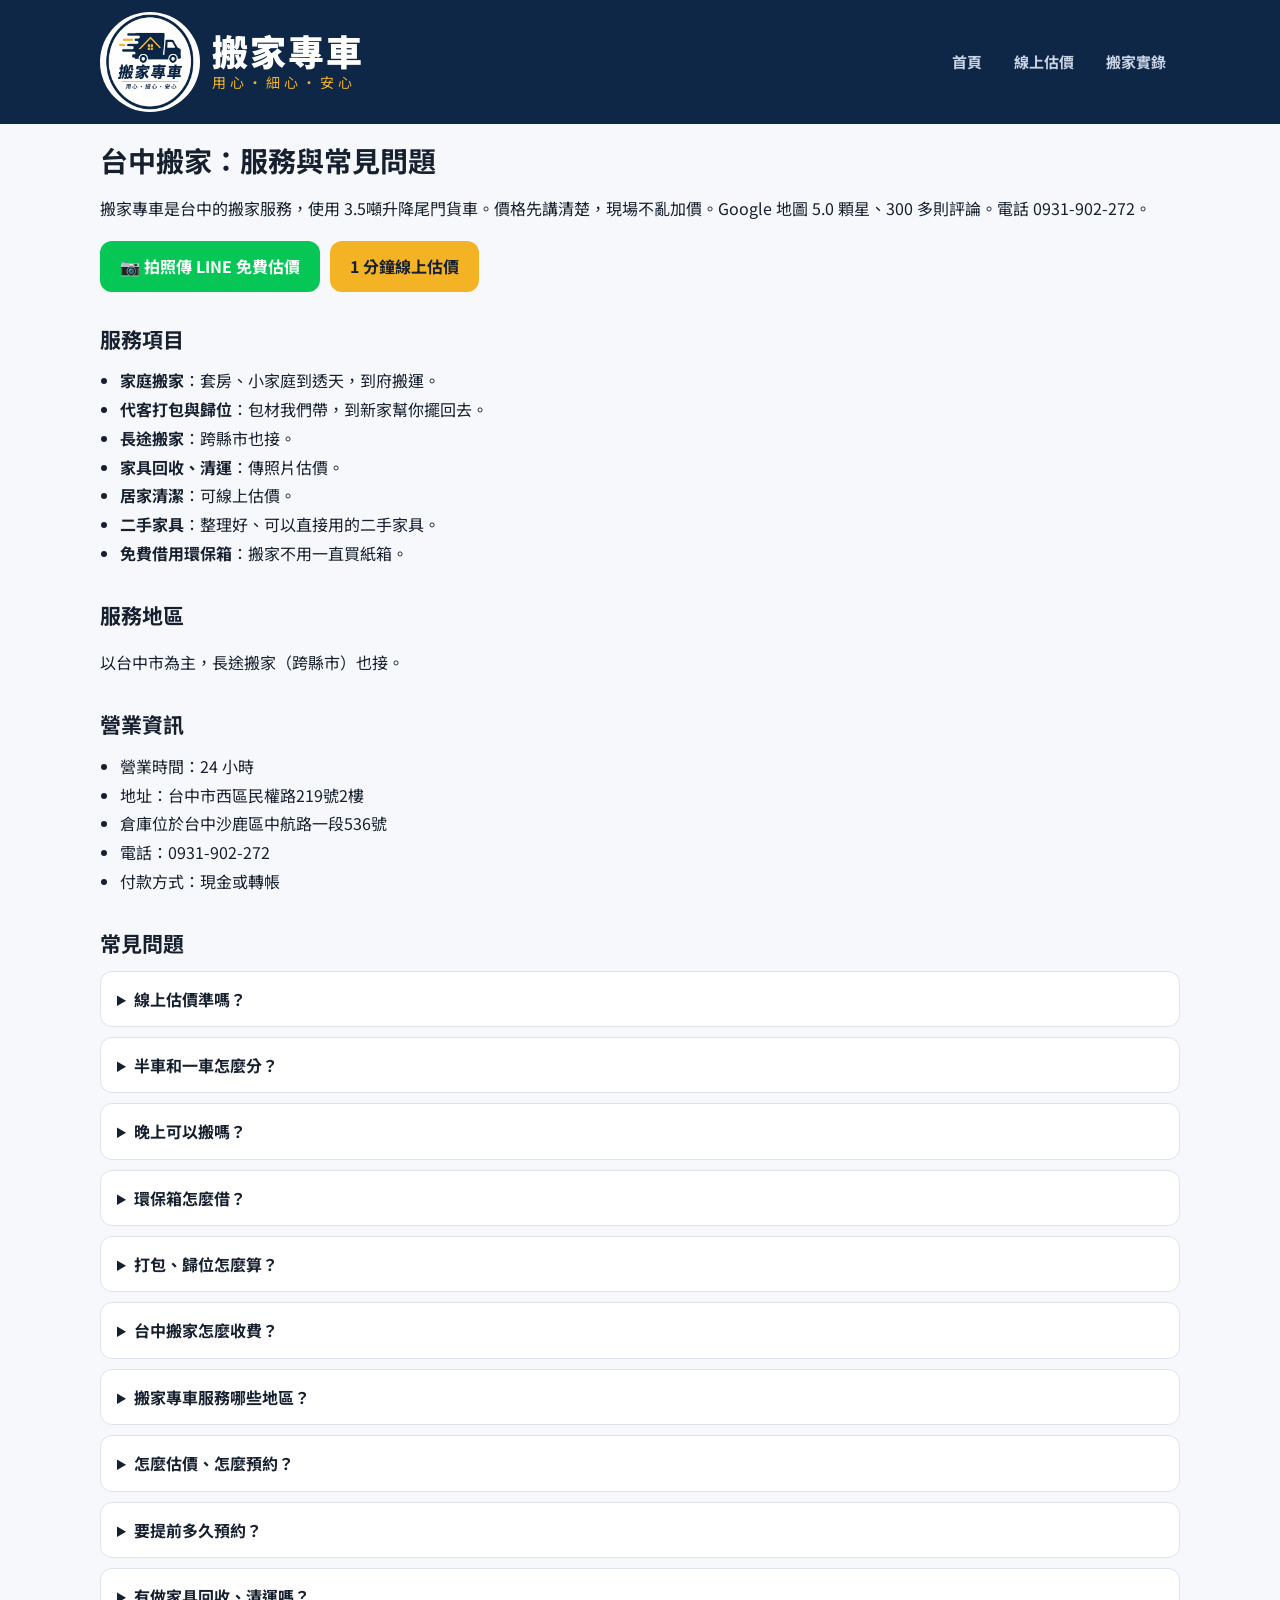
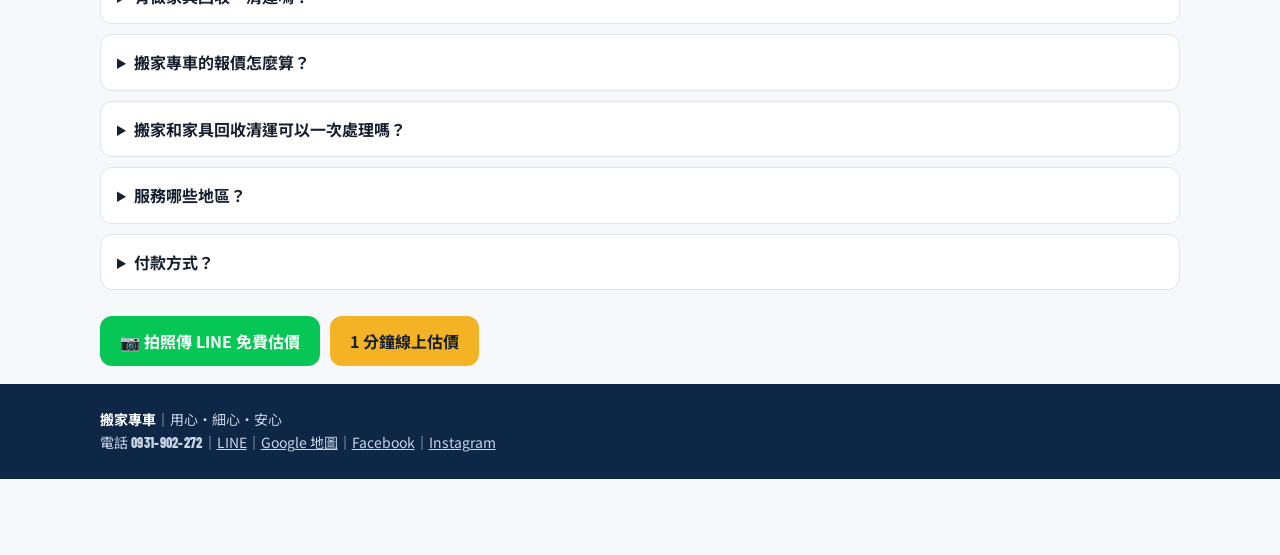
<file: moving/faq.html>
<!DOCTYPE html>
<html lang="zh-Hant-TW">
<head>
<meta charset="utf-8">
<meta name="viewport" content="width=device-width, initial-scale=1, viewport-fit=cover">
<title>台中搬家服務與常見問題｜搬家專車</title>
<meta name="description" content="搬家專車的服務項目、營業資訊與常見問題：台中搬家、代客打包歸位、長途搬家、家具回收清運。拍照傳 LINE 免費估價。">
<link rel="canonical" href="https://kk3414966-cmd.github.io/business-sites/moving/faq.html">
<meta property="og:type" content="website">
<meta property="og:locale" content="zh_TW">
<meta property="og:site_name" content="搬家專車">
<meta property="og:title" content="台中搬家服務與常見問題｜搬家專車">
<meta property="og:url" content="https://kk3414966-cmd.github.io/business-sites/moving/faq.html">
<meta property="og:image" content="https://kk3414966-cmd.github.io/business-sites/moving/uploads/20261103-hn2i62.jpg">
<script type="application/ld+json">{"@context": "https://schema.org", "@type": "MovingCompany", "name": "搬家專車", "alternateName": "搬家專車-你搬家的好朋友", "url": "https://kk3414966-cmd.github.io/business-sites/moving/", "logo": "https://kk3414966-cmd.github.io/business-sites/moving/images/logo.png", "telephone": "+886-931-902-272", "address": {"@type": "PostalAddress", "streetAddress": "民權路219號2樓", "addressLocality": "西區", "addressRegion": "台中市", "addressCountry": "TW"}, "openingHoursSpecification": {"@type": "OpeningHoursSpecification", "dayOfWeek": ["Monday", "Tuesday", "Wednesday", "Thursday", "Friday", "Saturday", "Sunday"], "opens": "00:00", "closes": "23:59"}, "areaServed": {"@type": "City", "name": "台中市"}, "sameAs": ["https://www.facebook.com/tcmovingcar", "https://www.instagram.com/ban.jia1997/", "https://maps.app.goo.gl/47276easgVTWjBdv8"]}</script>
<link rel="icon" href="images/logo.png">
<link rel="stylesheet" href="https://fonts.googleapis.com/css2?family=Noto+Sans+TC:wght@400;500;700;900&family=Barlow+Condensed:wght@600;800&display=swap">
<link rel="stylesheet" href="style.css?v=20261109t">
<style>
.pg h1{font-size:28px;line-height:1.3;margin:18px 0 6px}
.pg h2{font-size:21px;margin:30px 0 10px}
.pg p,.pg li{line-height:1.8}
.pg ul{padding-left:20px;margin:8px 0}
.ptable{width:100%;border-collapse:collapse;background:var(--white);border:1px solid var(--line);border-radius:12px;overflow:hidden}
.ptable th,.ptable td{padding:12px 14px;border-bottom:1px solid var(--line);text-align:left;vertical-align:top;font-size:15px}
.ptable th{width:34%;background:var(--yellow-soft);font-weight:700}
.cta{display:flex;gap:10px;flex-wrap:wrap;margin:18px 0}
</style>
</head>
<body>
<header class="top pad"><div class="in">
  <a class="logo" href="index.html"><img src="images/logo.png" alt="搬家專車 LOGO" width="88" height="88"><div><b>搬家專車</b><small>用心・細心・安心</small></div></a>
  <nav class="tabs" aria-label="頁面"><a href="index.html#home">首頁</a><a href="index.html#quote">線上估價</a><a href="index.html#gallery">搬家實錄</a></nav>
</div></header>
<main class="pad pg"><div class="in">
  <h1>台中搬家：服務與常見問題</h1>
  <p>搬家專車是台中的搬家服務，使用 3.5噸升降尾門貨車。價格先講清楚，現場不亂加價。Google 地圖 5.0 顆星、300 多則評論。電話 0931-902-272。</p>
  <div class="cta"><a class="btn btn-line" href="https://line.me/ti/p/MuLcAJz9iR" target="_blank" rel="noopener">📷 拍照傳 LINE 免費估價</a><a class="btn btn-y" href="index.html#quote">1 分鐘線上估價</a></div>

  <h2>服務項目</h2>
  <ul>
    <li><b>家庭搬家</b>：套房、小家庭到透天，到府搬運。</li>
    <li><b>代客打包與歸位</b>：包材我們帶，到新家幫你擺回去。</li>
    <li><b>長途搬家</b>：跨縣市也接。</li>
    <li><b>家具回收、清運</b>：傳照片估價。</li>
    <li><b>居家清潔</b>：可線上估價。</li>
    <li><b>二手家具</b>：整理好、可以直接用的二手家具。</li>
    <li><b>免費借用環保箱</b>：搬家不用一直買紙箱。</li>
  </ul>

  <h2>服務地區</h2>
  <p>以台中市為主，長途搬家（跨縣市）也接。</p>

  <h2>營業資訊</h2>
  <ul>
    <li>營業時間：24 小時</li>
    <li>地址：台中市西區民權路219號2樓</li>
    <li>倉庫位於台中沙鹿區中航路一段536號</li>
    <li>電話：0931-902-272</li>
    <li>付款方式：現金或轉帳</li>
  </ul>

  <h2>常見問題</h2>
  <details><summary>線上估價準嗎？</summary><p>線上估價依固定計價原則，並以您提供的照片與資訊評估，多數情況與最終費用相符。若實際物品數量、搬運動線或拆裝需求與原先資訊有明顯差異，我們會事先與您說明，不會無故增加費用。大型或較複雜之案件，則安排現場評估後再報價。</p></details><details><summary>半車和一車怎麼分？</summary><p>套房、一個人的東西通常是半車。到現場會再幫你看，超過半車才收一車的價格。</p></details><details><summary>晚上可以搬嗎？</summary><p>可以，半夜也接。
15:00 以前開始是正常價；16:00 以後開始會有夜間加成，因為晚上下班人潮多、動線也比較複雜，需要多花一些時間和人力。</p></details><details><summary>環保箱怎麼借？</summary><p>📦 免費借用，搬家不用一直買紙箱。

・數量：3.5 噸貨車最多 25 個
・尺寸：約 60 × 40 × 50 公分
・期限：搬家完成後 7 天內歸還，延長每天 $100
・歸還前簡單清潔，保持箱子乾淨就好 😊

🚐 不方便來拿的話，我可以安排時間送到府。送箱時收取：
押金 $1,000
押金會在收回紙箱時歸還。

📌 若最後取消搬家，押金不退還。</p></details><details><summary>打包、歸位怎麼算？</summary><p>不想自己整理、不知道怎麼打包？交給我們就好 😊

① 不用事先準備包材，我們會帶到府
② 到府後依物品狀況分類、包裝（歸位就是到新家幫你擺回去、整理好）
③ 你只要告訴我們哪些東西要帶走、要放哪裡

👉 人到家、東西交給我們，剩下的我們處理。
📌 東西比較多的話，可以先傳照片，我們先幫你估大概要多久。</p></details><details><summary>台中搬家怎麼收費？</summary><p>價格依東西多少、舊家新家的樓層與有沒有電梯、距離、搬運時段而定。我們會先講清楚，現場不亂加價。
想先知道大概多少，可以用官網的線上估價看大約的區間，或拍幾張照片傳 LINE，我們幫你估。</p></details><details><summary>搬家專車服務哪些地區？</summary><p>以台中市為主，長途搬家（跨縣市）也接。地點或東西多少不確定的話，傳照片或先用線上估價問問看。</p></details><details><summary>怎麼估價、怎麼預約？</summary><p>兩種方式：
① 拍照傳 LINE，最快
② 官網線上估價，選搬家內容和日期就能看到費用區間
送出後會加 LINE，我們確認細節後傳正式報價單，並跟你約時間。</p></details><details><summary>要提前多久預約？</summary><p>越早越好，熱門時段比較不好約。確定日期後，盡快傳 LINE 跟我們說。</p></details><details><summary>有做家具回收、清運嗎？</summary><p>有。要回收或清運的家具、東西，傳照片到 LINE 就能估價。</p></details><details><summary>搬家專車的報價怎麼算？</summary><p>報價依據樓層與電梯配置、物品數量、搬運距離，以及是否需要打包或清運綜合評估。我們會先依照片與資料進行線上估價，並於報價單中清楚列明服務項目與包含範圍，費用透明、不臨時追加。大型或較複雜之案件，將另行安排現場勘查。</p></details><details><summary>搬家和家具回收清運可以一次處理嗎？</summary><p>可以。搬家與家具回收、清運可一併規劃、一次完成，無須另外尋找業者，服務內容與費用均於報價單中載明。</p></details><details><summary>服務哪些地區？</summary><p>服務範圍涵蓋台中市全區（含西區及海線之沙鹿、清水、梧棲、大甲、龍井、大肚），並承接自台中出發或抵達台中之跨縣市搬運。</p></details><details><summary>付款方式？</summary><p>現金或轉帳。</p></details>

  <div class="cta" style="margin-top:26px"><a class="btn btn-line" href="https://line.me/ti/p/MuLcAJz9iR" target="_blank" rel="noopener">📷 拍照傳 LINE 免費估價</a><a class="btn btn-y" href="index.html#quote">1 分鐘線上估價</a></div>
</div></main>
<footer class="pad"><div class="in">
  <div><b>搬家專車</b>｜用心・細心・安心</div>
  <div>電話 <span class="num">0931-902-272</span>｜<a href="https://line.me/ti/p/MuLcAJz9iR" target="_blank" rel="noopener">LINE</a>｜<a href="https://maps.app.goo.gl/47276easgVTWjBdv8" target="_blank" rel="noopener">Google 地圖</a>｜<a href="https://www.facebook.com/tcmovingcar" target="_blank" rel="noopener">Facebook</a>｜<a href="https://www.instagram.com/ban.jia1997/" target="_blank" rel="noopener">Instagram</a></div>
</div></footer>
</body>
</html>
</file>
<file: moving/style.css>
/* 搬家專車：深藍＋黃（LOGO 色），手機優先。分頁：首頁／線上估價／搬家實錄／二手家具 */
:root{
  --navy:#0f2747; --navy-2:#1a3a66; --yellow:#f4b324; --yellow-soft:#fff3d1;
  --ink:#16202e; --muted:#5b6575; --line:#dfe4ec; --paper:#f6f8fb; --white:#ffffff;
  --line-green:#06c755; --warn:#b4472f; --ok:#1d7a4a; --few:#f4b324; --full:#c3cad5;
  --f-body:"Noto Sans TC","PingFang TC","Microsoft JhengHei",system-ui,sans-serif;
  --f-num:"Barlow Condensed","Noto Sans TC",sans-serif;
  --r:16px;
  color-scheme:light;
}
*{box-sizing:border-box}
body{margin:0;background:var(--paper);color:var(--ink);font-family:var(--f-body);font-size:16px;line-height:1.65;padding-bottom:76px}
h1,h2,h3{text-wrap:balance;margin:0}
a{color:inherit}
img{max-width:100%}
.pad{padding-left:max(16px,env(safe-area-inset-left,0px));padding-right:max(16px,env(safe-area-inset-right,0px))}
.in{max-width:1080px;margin:0 auto}
.hide{display:none!important}
.num{font-family:var(--f-num);font-weight:800;letter-spacing:.3px}

/* 按鈕 */
.btn{display:inline-flex;align-items:center;justify-content:center;gap:6px;border:0;border-radius:12px;padding:12px 20px;font:inherit;font-weight:700;text-decoration:none;cursor:pointer;min-height:48px}
.btn:focus-visible{outline:3px solid var(--yellow);outline-offset:2px}
.btn-y{background:var(--yellow);color:var(--ink)}
.btn-n{background:var(--navy);color:var(--white)}
.btn-line{background:var(--line-green);color:var(--white)}
.btn-ghost{background:var(--white);color:var(--navy);border:1px solid var(--line)}
.btn-back{background:transparent;color:var(--white);border:1px solid rgba(255,255,255,.4)}
.btn[disabled]{opacity:.55;cursor:not-allowed}

.demo{background:var(--yellow-soft);font-size:13px}
.demo .in{padding-block:6px}

/* 頂部：LOGO＋店名大一點，下面是分頁 */
.top{background:var(--navy);color:var(--white)}
.top .in{display:flex;align-items:center;justify-content:space-between;gap:12px 20px;padding-block:12px;flex-wrap:wrap}
.logo{display:flex;align-items:center;gap:12px;text-decoration:none}
.logo img{width:88px;height:88px;border-radius:50%;background:var(--white);padding:2px}
.logo b{font-weight:900;font-size:32px;letter-spacing:2px;display:block;line-height:1.15}
.logo small{display:block;font-size:14px;letter-spacing:4px;color:var(--yellow)}
@media(min-width:861px){.logo img{width:100px;height:100px}.logo b{font-size:36px}}
.tabs{display:flex;gap:4px}
.tabs a{text-decoration:none;color:#c9d4e5;padding:8px 14px;border-radius:10px;font-weight:700;font-size:15px;white-space:nowrap}
.tabs a[aria-current="page"]{background:var(--yellow);color:var(--ink)}
.tabs a:focus-visible{outline:3px solid var(--yellow)}
@media(max-width:700px){
  .tabs{width:100%;display:grid;grid-template-columns:repeat(4,1fr);background:rgba(255,255,255,.08);border-radius:12px;padding:4px}
  .tabs a{text-align:center;padding:8px 2px;font-size:14px}
}

/* 首頁大圖：照片鋪在「搬家不用煩」底下（手機、電腦都一樣重疊），用深藍漸層讓字看得清楚 */
.hero{position:relative;background:var(--navy);color:var(--white);overflow:hidden}
.hero-img{position:absolute;inset:0;background:var(--navy-2) url(uploads/20261103-hn2i62.jpg) 62% 45%/cover no-repeat}
.hero-img::after{content:"";position:absolute;inset:0;background:linear-gradient(180deg,rgba(15,39,71,.38) 0%,rgba(15,39,71,.66) 42%,rgba(15,39,71,.9) 100%)}
.hero-text{position:relative}
.hero-text .in{padding-block:28px 34px}
.roof{display:inline-block;background:var(--yellow);color:var(--ink);font-weight:700;font-size:14px;padding:3px 12px;border-radius:6px;letter-spacing:2px}
.hero h1{font-size:clamp(32px,6vw,54px);font-weight:900;line-height:1.2;margin:12px 0 10px}
.hero h1 em{font-style:normal;color:var(--yellow);font-size:1.3em;display:inline-block;line-height:1.15}
.hero p{margin:0 0 18px;color:#d9e1ee;max-width:30em}
.row{display:flex;gap:10px;flex-wrap:wrap}
@media(min-width:861px){
  /* 照片鋪滿整個寬度，左邊用深藍漸層讓字看得清楚 */
  .hero{min-height:560px;display:flex;align-items:center}
  .hero-img{background-position:right 45%}
  .hero-img::after{content:"";position:absolute;inset:0;background:linear-gradient(90deg,rgba(15,39,71,.96) 0%,rgba(15,39,71,.88) 30%,rgba(15,39,71,.35) 55%,rgba(15,39,71,0) 70%)}
  .hero-text{width:100%}
  .hero-copy{max-width:470px}
}

/* 我們提供：黃色腰帶 */
.belt{background:var(--yellow);color:var(--ink)}
.belt .in{display:flex;justify-content:space-between;gap:6px 14px;padding-block:12px;flex-wrap:wrap}
.belt span{display:flex;align-items:center;gap:6px;font-weight:700;font-size:15px;white-space:nowrap}
.belt svg{width:22px;height:22px;flex:none}
@media(max-width:700px){.belt .in{display:grid;grid-template-columns:repeat(3,1fr)}.belt span{font-size:14px}}

/* 區塊 */
.sec{padding-block:40px}
.sec.white{background:var(--white)}
.sec h2{font-size:clamp(24px,4vw,30px);font-weight:900}
.sec .sub{color:var(--muted);margin:4px 0 20px}
.sec-head{display:flex;justify-content:space-between;align-items:baseline;gap:10px;margin-bottom:16px}
.sec-head a{color:var(--navy);font-weight:700;font-size:15px;text-decoration:none;white-space:nowrap}

/* 搬家實錄（之後照你的意思再改） */
.gal{display:grid;grid-template-columns:repeat(3,1fr);gap:10px}
@media(max-width:860px){.gal{grid-template-columns:1fr 1fr}}
.gal a,.gal figure{position:relative;display:block;margin:0;border-radius:14px;overflow:hidden;background:var(--navy);aspect-ratio:4/3;text-decoration:none}
.gal .big{grid-column:span 2;grid-row:span 2;aspect-ratio:auto}
.gal img{width:100%;height:100%;object-fit:cover;display:block}
.gal figcaption{position:absolute;left:0;right:0;bottom:0;padding:24px 12px 10px;color:var(--white);font-size:14px;font-weight:700;background:linear-gradient(transparent,rgba(15,39,71,.85))}
.gal figcaption small{display:block;font-weight:500;font-size:12px;opacity:.85}
.play{position:absolute;left:50%;top:50%;width:60px;height:60px;margin:-30px 0 0 -30px;border-radius:50%;background:var(--yellow)}
.play::after{content:"";position:absolute;left:24px;top:18px;border-left:18px solid var(--ink);border-top:12px solid transparent;border-bottom:12px solid transparent}

/* 首頁的搬家實錄：一支主打影片＋兩個案例 */
.feature{display:grid;grid-template-columns:minmax(0,280px) 1fr;gap:14px;align-items:start}
@media(max-width:760px){.feature{grid-template-columns:1fr}.f-main{width:min(100%,320px);margin:0 auto}}
.f-main{position:relative;display:block;border-radius:18px;overflow:hidden;background:var(--navy);color:var(--white);text-decoration:none;max-width:100%}
/* 直式封面（9:16）完整顯示、不裁切；標題放在圖片下方，不蓋住封面上的字 */
.f-main img{width:100%;height:auto;aspect-ratio:9/16;object-fit:cover;display:block}
.f-main .play{z-index:1;top:42%}
.f-cap{position:static;display:block;padding:12px 16px 14px;font-size:19px;font-weight:900;line-height:1.35}
.f-cap small{display:block;font-size:12px;font-weight:700;color:var(--yellow);letter-spacing:2px}
.f-side{display:grid;gap:10px;align-content:start}
.f-case{display:grid;grid-template-columns:110px 1fr;gap:12px;align-items:center;background:var(--paper);border:1px solid var(--line);border-radius:14px;padding:8px;text-decoration:none;color:var(--ink)}
.f-case img{width:110px;height:80px;object-fit:cover;border-radius:10px;display:block}
.f-txt{min-width:0}
.f-txt b{display:block;font-size:17px;color:var(--navy)}
.f-txt small{font-size:13px;color:var(--muted)}
.f-more{width:100%}

/* 短影片：直式卡片，手機上可以左右滑 */
.g-title{font-size:18px;font-weight:900;margin:8px 0 12px}
.g-title + .reels{margin-bottom:28px}
.reels{display:grid;grid-auto-flow:column;grid-auto-columns:200px;gap:10px;overflow-x:auto;scroll-snap-type:x mandatory;padding-bottom:6px}
@media(max-width:700px){.reels{grid-auto-columns:46%}}
.reel{position:relative;display:block;aspect-ratio:9/16;border-radius:16px;overflow:hidden;background:var(--navy);scroll-snap-align:start;text-decoration:none;color:var(--white);max-width:100%}
.reel img{width:100%;height:100%;object-fit:cover;display:block}
.reel::after{content:"";position:absolute;inset:0;background:linear-gradient(180deg,rgba(15,39,71,0) 45%,rgba(15,39,71,.9))}
.reel .play{z-index:1;width:52px;height:52px;margin:-26px 0 0 -26px}
.reel .play::after{left:21px;top:15px;border-left-width:16px;border-top-width:11px;border-bottom-width:11px}
.reel .cap{position:absolute;left:12px;right:12px;bottom:12px;z-index:1;font-weight:700;font-size:15px;line-height:1.4}
.badge{position:absolute;top:10px;left:10px;z-index:1;background:var(--yellow);color:var(--ink);font-size:12px;font-weight:700;border-radius:6px;padding:1px 8px;font-style:normal}

/* 案例卡片 */
.cases{display:grid;grid-template-columns:repeat(auto-fit,minmax(260px,1fr));gap:14px}
.case{background:var(--white);border:1px solid var(--line);border-radius:16px;overflow:hidden;min-width:0}
.case img{width:100%;aspect-ratio:16/10;object-fit:cover;display:block}
.case-b{padding:14px 16px 16px}
.route{display:flex;align-items:center;gap:8px;font-size:20px;font-weight:900;color:var(--navy)}
.route span{color:var(--yellow)}
.route .badge{position:static;margin-left:auto}
.tags{display:flex;flex-wrap:wrap;gap:6px;margin:8px 0}
.tags span{background:var(--paper);border:1px solid var(--line);border-radius:999px;padding:2px 10px;font-size:13px}
.case p{margin:0;color:var(--muted);font-size:15px}
.trap{position:absolute;left:-9999px;width:1px;height:1px;overflow:hidden}

/* 新舊家地址 */
.addr{display:grid;gap:8px;background:var(--paper);border-radius:12px;padding:12px;margin-bottom:10px}
.addr-tag{display:inline-block;justify-self:start;background:var(--navy);color:var(--white);border-radius:6px;padding:1px 10px;font-size:13px}
.km{margin:4px 0 0;font-size:14px;font-weight:700;color:var(--muted)}
.km.ok{color:var(--ok)}
.km.loading{color:var(--navy)}
.km.fail{color:#a86f00}

/* 材積 */
.vol{margin-top:14px;background:var(--paper);border-radius:12px;padding:12px 14px}
.vol-head{display:flex;justify-content:space-between;align-items:baseline;font-size:15px}
.vol-head b{font-family:var(--f-num);font-size:26px;color:var(--navy)}
.vol-sub{margin:2px 0 0;font-size:13px;color:var(--muted);text-align:right}
.vol-bar{position:relative;height:16px;border-radius:999px;background:#e3e8ef;margin:8px 0 22px}
.vol-bar i{position:absolute;left:0;top:0;bottom:0;border-radius:999px;background:var(--ok);transition:width .2s}
.vol-bar i.more{background:var(--warn)}
.vol-bar .mark{position:absolute;top:18px;font-size:11px;color:var(--muted);transform:translateX(-50%);white-space:nowrap}
.vol-bar .mark::before{content:"";position:absolute;left:50%;top:-20px;height:18px;border-left:2px dashed #9aa3b0}
.vol-bar .m80{left:66.67%}
.vol-bar .m100{left:83.33%}
.vol-msg{margin:0;font-weight:700;font-size:15px}
.vol-msg.ok{color:var(--ok)}.vol-msg.raise{color:#a86f00}.vol-msg.more{color:var(--warn)}

/* 評論 */
.rev{display:grid;grid-template-columns:repeat(auto-fit,minmax(240px,1fr));gap:12px}
.rev blockquote{margin:0;background:var(--paper);border:1px solid var(--line);border-radius:14px;padding:16px;min-width:0}
.stars{color:var(--yellow);letter-spacing:2px}
.rev p{margin:6px 0;font-size:15px}
.rev cite{font-style:normal;font-size:13px;color:var(--muted)}
.empty{background:var(--white);border:1px dashed #cfd5df;border-radius:14px;padding:20px;color:var(--muted)}
/* 二手家具 */
.used .u-img{position:relative;margin-bottom:8px}
.used .u-img img{border-radius:10px;aspect-ratio:4/3;object-fit:cover;width:100%;display:block}
.used .price{color:var(--navy);font-size:22px}
.used.sold .u-img img{filter:grayscale(1);opacity:.6}
.used.sold .price{color:var(--muted);text-decoration:line-through}
.sold-tag{position:absolute;left:10px;top:10px;background:var(--warn);color:var(--white);font-weight:700;font-size:13px;border-radius:6px;padding:2px 10px}
.cards{display:grid;grid-template-columns:repeat(auto-fit,minmax(220px,1fr));gap:12px}

details{background:var(--white);border:1px solid var(--line);border-radius:12px;padding:14px 16px;margin-bottom:10px}
summary{font-weight:700;cursor:pointer}
details p{margin:8px 0 0;color:var(--muted);white-space:pre-line}

/* ============ 線上估價 ============ */
.steps{background:var(--white);border-bottom:1px solid var(--line)}
.steps ol{list-style:none;margin:0 auto;padding:12px 0;display:grid;grid-template-columns:repeat(4,1fr);gap:6px;max-width:760px}
.steps li{display:flex;flex-direction:column;align-items:center;gap:2px;font-size:13px;color:var(--muted);text-align:center}
.steps li b{display:grid;place-items:center;width:30px;height:30px;border-radius:50%;background:#e7ebf1;font-family:var(--f-num);font-size:17px;color:var(--muted)}
.steps li.on{color:var(--ink);font-weight:700}
.steps li.on b{background:var(--yellow);color:var(--ink)}
.steps li.past b{background:var(--navy);color:var(--white)}
.qwrap{max-width:760px;padding-block:18px 24px}
.step{display:grid;gap:14px}
.card{background:var(--white);border:1px solid var(--line);border-radius:var(--r);padding:16px}
.card h3{font-size:18px;font-weight:900;margin-bottom:10px}
.g2{display:grid;grid-template-columns:1fr 1fr;gap:10px}
label.f{display:block;font-size:14px;color:var(--muted);min-width:0}
label.f > span{display:block;margin-bottom:4px}
input,select,textarea{width:100%;font:inherit;font-size:16px;padding:10px 12px;border:1px solid #cfd5df;border-radius:10px;background:var(--white);color:var(--ink);min-height:46px}
input:focus,select:focus,textarea:focus{outline:2px solid var(--navy);outline-offset:1px}
input[type=checkbox]{width:22px;height:22px;min-height:0;margin:1px 0 0;accent-color:var(--navy);flex:none}
.checks{display:grid;gap:10px}
.checks label{display:flex;gap:10px;align-items:flex-start;font-size:15px;cursor:pointer;flex-wrap:wrap}
.checks label small{flex-basis:100%;padding-left:32px;margin-top:-6px;font-size:13px;color:var(--muted)}
.hint{font-size:13px;color:var(--muted);margin:8px 0 0}
.warn{color:var(--warn);font-size:14px;margin:8px 0 0}
.sub-title{font-size:14px;color:var(--muted);margin:14px 0 8px}

/* 選項膠囊 */
.chips{display:flex;flex-wrap:wrap;gap:8px}
.chips label{position:relative}
.chips input{position:absolute;opacity:0;width:1px;height:1px}
.chips i{font-style:normal;display:flex;flex-direction:column;justify-content:center;padding:8px 14px;border:1px solid var(--line);border-radius:12px;font-size:15px;cursor:pointer;background:var(--white);line-height:1.35;min-height:46px;height:100%}
.chips i small{font-size:12px;color:var(--muted)}
.chips i em{font-style:normal;font-size:12px;color:#a86f00;font-weight:700}
.chips input:checked + i{background:var(--navy);border-color:var(--navy);color:var(--white)}
.chips input:checked + i small{color:#c9d4e5}
.chips input:checked + i em{color:var(--yellow)}
.chips input:focus-visible + i{outline:3px solid var(--yellow)}
.chips input:disabled + i{background:#eef1f5;color:#9aa3b0;cursor:not-allowed}
.chips input:disabled + i small,.chips input:disabled + i em{color:#9aa3b0}
.chips.wide{display:grid;grid-template-columns:1fr 1fr}
.chips.wide4{display:grid;grid-template-columns:repeat(4,1fr)}
@media(max-width:480px){.chips.wide4{grid-template-columns:1fr 1fr}}
.chips button.add{font:inherit;font-size:15px;padding:8px 14px;border:1px dashed var(--navy);border-radius:12px;background:var(--white);color:var(--navy);cursor:pointer;min-height:44px}
.chips button.add:focus-visible{outline:3px solid var(--yellow)}

/* 大型物品清單 */
#bigList{display:grid;gap:8px;margin-top:12px}
#bigList:empty{display:none}
.bi{display:grid;grid-template-columns:auto 1fr auto auto;gap:8px;align-items:center;background:var(--paper);border-radius:12px;padding:8px 10px}
.bi b{font-size:15px;white-space:nowrap}
.bi select,.bi input{min-height:40px;padding:6px 10px;font-size:15px}
.bi .qty{display:flex;align-items:center;gap:4px}
.bi .qty button,.bi .del{width:36px;height:36px;border-radius:10px;border:1px solid #cfd5df;background:var(--white);font-size:18px;cursor:pointer;color:var(--ink)}
.bi .qty output{min-width:20px;text-align:center;font-family:var(--f-num);font-weight:800;font-size:20px}
.bi .del{border:0;background:transparent;color:var(--muted)}
.bi .other{display:grid;grid-template-columns:1fr 1fr;gap:6px}
@media(max-width:480px){.bi{grid-template-columns:1fr auto auto}.bi b{grid-column:1/-1}}

/* 最近可以約的日子：大按鈕 */
.quick{display:grid;grid-template-columns:repeat(3,1fr);gap:8px}
.quick button{display:flex;flex-direction:column;align-items:center;gap:2px;padding:10px 4px;border:2px solid #cde6d8;border-radius:14px;background:#f1faf5;font:inherit;cursor:pointer;color:var(--ink)}
.quick button.few{border-color:#f6dca0;background:#fff8e6}
.quick button small{font-size:14px;color:var(--muted)}
.quick button b{font-family:var(--f-num);font-size:30px;line-height:1.05}
.quick button span{font-size:13px;color:var(--ok);font-weight:700}
.quick button.few span{color:#a86f00}
.quick button.sel{background:var(--navy);border-color:var(--navy);color:var(--white)}
.quick button.sel small,.quick button.sel span{color:var(--yellow)}
.quick button:focus-visible{outline:3px solid var(--yellow)}

/* 月曆：格子大、顏色清楚 */
.cal-head{display:flex;justify-content:space-between;align-items:center;margin-bottom:8px}
.cal-head b{font-size:20px}
.cal-nav{width:48px;height:48px;border-radius:12px;border:1px solid var(--line);background:var(--white);font-size:26px;cursor:pointer;color:var(--ink)}
.cal-nav:disabled{opacity:.3;cursor:not-allowed}
.cal-week,.cal-grid{display:grid;grid-template-columns:repeat(7,1fr);gap:4px;text-align:center}
.cal-week span{font-size:15px;font-weight:700;color:var(--muted);padding:4px 0}
.cal-grid button{min-height:58px;max-width:100%;border:1px solid #cde6d8;border-radius:10px;background:#f1faf5;font:inherit;font-family:var(--f-num);font-weight:800;font-size:22px;cursor:pointer;color:var(--ink);display:flex;flex-direction:column;align-items:center;justify-content:center;line-height:1;padding:4px 0}
.cal-grid button small{font-family:var(--f-body);font-size:12px;font-weight:700;margin-top:4px;color:var(--ok)}
.cal-grid button.few{background:#fff8e6;border-color:#f6dca0}
.cal-grid button.few small{color:#a86f00}
.cal-grid button.full,.cal-grid button:disabled{background:#eef0f3;color:#a5adb9;cursor:not-allowed;border-color:#eef0f3}
.cal-grid button.full small{color:#8d95a2}
.cal-grid button.sel{background:var(--navy);border-color:var(--navy);color:var(--white)}
.cal-grid button.sel small{color:var(--yellow)}
.cal-grid button:focus-visible{outline:3px solid var(--yellow)}
.cal-grid .blank{visibility:hidden}
.cal-legend{display:flex;flex-wrap:wrap;gap:6px 16px;margin-top:10px;font-size:14px;color:var(--muted)}
.lg{display:inline-block;width:14px;height:14px;border-radius:4px;margin-right:5px;vertical-align:-2px;border:1px solid}
.lg.ok{background:#f1faf5;border-color:#cde6d8}.lg.few{background:#fff8e6;border-color:#f6dca0}.lg.full{background:#eef0f3;border-color:#d6dae0}
.picked{background:var(--navy);color:var(--white);border-radius:12px;padding:10px 14px;margin-bottom:14px;font-size:16px}
.picked b{color:var(--yellow);font-size:20px}

/* 首頁重點 */
.hero-pts{list-style:none;margin:0 0 20px;padding:0;display:flex;flex-wrap:wrap;gap:8px}
.hero-pts li{background:rgba(255,255,255,.12);border:1px solid rgba(255,255,255,.25);border-radius:999px;padding:4px 12px;font-size:14px;font-weight:700}
.hero-pts li::before{content:"✓ ";color:var(--yellow)}

/* 報價單（照老闆給客人的報價文案） */
.qcard{background:var(--white);border:1px solid var(--line);border-radius:18px;overflow:hidden;box-shadow:0 10px 30px rgba(15,39,71,.08)}
.qc-head{background:var(--navy);color:var(--white);padding:16px 18px;display:flex;align-items:center;gap:12px}
.qc-head img{width:44px;height:44px;border-radius:50%;background:var(--white)}
.qc-head h3{font-size:18px;font-weight:900;line-height:1.35}
.qc-head small{display:block;color:var(--yellow);font-size:13px;letter-spacing:1px}
.qc-body{padding:18px;display:grid;gap:16px}
.qc-fit{margin:0;color:var(--muted);font-size:15px}
.qc-price{background:var(--yellow-soft);border-radius:14px;padding:16px}
.qc-price .lbl{font-weight:900;font-size:15px}
.qc-price .who{font-size:14px;color:var(--muted)}
.qc-price .big{font-family:var(--f-num);font-weight:800;font-size:52px;line-height:1;color:var(--navy);margin-top:6px}
.qc-price .big .pt{font-size:.5em;vertical-align:.25em}
.qc-price .when{font-size:14px;margin-top:8px}
.qc-sec h4{margin:0 0 6px;font-size:16px}
.qc-sec ul{list-style:none;margin:0;padding:0;display:grid;gap:4px;font-size:15px}
.qc-sec li.ck::before{content:"✓ ";color:var(--ok);font-weight:900}
.qc-sec li.dot::before{content:"・";color:var(--muted)}
.qc-sec li .amt{float:right;font-variant-numeric:tabular-nums;font-weight:700}
.qc-sec p{margin:6px 0 0;font-size:14px;color:var(--muted)}
.qc-sec.services ul{grid-template-columns:1fr 1fr}
.qc-note{background:var(--paper);border-radius:12px;padding:12px;font-size:14px}
.qc-calc{background:transparent;border:0;padding:0;margin:0}
.qc-calc summary{font-size:14px;color:var(--navy)}
.qc-calc ul{list-style:none;padding:0;margin:8px 0 0;font-size:14px}
.qc-calc li{display:flex;justify-content:space-between;gap:10px;padding:4px 0;border-bottom:1px dashed var(--line)}
.qc-calc li b{white-space:nowrap;font-variant-numeric:tabular-nums}
.qc-closing{margin:0;font-size:15px}

/* 完成 */
.done{background:#e8f5ee;border:1px solid #b9dcc9;border-radius:var(--r);padding:20px}
.done h3{font-size:20px;margin-bottom:8px}
.done ol{margin:8px 0 14px;padding-left:22px}
.preview{margin-top:16px;background:var(--white);border:1px dashed #9aa3b0;border-radius:12px;padding:14px;font-size:14px}
.preview pre{white-space:pre-wrap;font-family:inherit;margin:8px 0 0;background:#f2f4f7;border-radius:8px;padding:10px}

/* 估價頁下方：上一步／價格／下一步 */
.qbar{position:fixed;left:0;right:0;bottom:0;z-index:25;background:var(--navy);color:var(--white);padding-top:8px;padding-bottom:calc(8px + env(safe-area-inset-bottom,0px));padding-left:max(12px,env(safe-area-inset-left,0px));padding-right:max(12px,env(safe-area-inset-right,0px))}
.qbar-in{max-width:760px;margin:0 auto;display:flex;align-items:center;gap:10px}
.qbar-price{flex:1;min-width:0;text-align:center}
.qbar-price small{display:block;font-size:12px;opacity:.75}
.qbar-price b{font-size:16px;color:var(--yellow);white-space:nowrap}
.qbar .btn{min-height:46px;padding:8px 16px}
.qbar .warn{max-width:760px;margin:6px auto 0;color:#ffd7cc;text-align:center}

footer{background:var(--navy);color:#c9d4e5;font-size:14px}
footer .in{padding-block:24px}
footer b{color:var(--white)}

/* 首頁等頁面：手機下方按鈕列 */
.mbar{position:fixed;left:0;right:0;bottom:0;z-index:25;display:flex;gap:8px;background:var(--white);border-top:1px solid var(--line);padding-top:8px;padding-bottom:calc(8px + env(safe-area-inset-bottom,0px));padding-left:max(12px,env(safe-area-inset-left,0px));padding-right:max(12px,env(safe-area-inset-right,0px))}
.mbar .btn{flex:1;min-height:46px;padding:8px}
@media(min-width:861px){.mbar{display:none}body.page-home,body.page-gallery,body.page-used{padding-bottom:0}}
.toast{position:fixed;left:50%;bottom:90px;transform:translateX(-50%);background:var(--ink);color:var(--white);padding:10px 18px;border-radius:999px;font-size:15px;z-index:40}

/* 首頁：一條龍包含什麼、兩種開始方式 */
.flow{list-style:none;margin:14px 0 18px;padding:0;display:grid;grid-template-columns:repeat(2,1fr);gap:10px}
.flow li{display:flex;gap:10px;align-items:flex-start;background:var(--white);border:1px solid var(--line);border-radius:12px;padding:12px}
.flow li b{flex:none;width:28px;height:28px;border-radius:50%;background:var(--navy);color:var(--yellow);display:grid;place-items:center;font-size:15px}
.flow li span{font-weight:700;line-height:1.3}
.flow li small{display:block;font-weight:400;color:#555;font-size:13px;margin-top:2px}
.start2{display:grid;grid-template-columns:1fr;gap:12px}
.start2 .card h3{margin:0 0 4px}
.start2 .card p{margin:0 0 12px;color:#444}
.start2 .btn{width:100%}
@media(min-width:700px){.flow{grid-template-columns:repeat(4,1fr)}.start2{grid-template-columns:1fr 1fr}}
.hero .row .btn{flex:1 1 220px}

.muted-p{color:#555;font-size:14px;margin:0 0 10px}
.chip{display:inline-flex}.chip input{position:absolute;opacity:0;pointer-events:none}
#cSvc .chip span,#svcPick .chip span{display:block;padding:12px 16px;border:2px solid var(--line);border-radius:12px;font-weight:700;background:var(--white);cursor:pointer}
#cSvc .chip input:checked + span,#svcPick .chip input:checked + span{border-color:var(--navy);background:#eef2fb}
#clearForm textarea,#clearForm input,#clearForm select{width:100%;font:inherit}
.thumbs{display:flex;flex-wrap:wrap;gap:8px;margin-top:8px}
.thumbs .th{position:relative;width:76px;height:76px}
.thumbs img{width:100%;height:100%;object-fit:cover;border-radius:10px;border:1px solid var(--line)}
.thumbs button{position:absolute;top:-6px;right:-6px;width:24px;height:24px;border-radius:50%;border:0;background:#333;color:#fff;font-size:12px}
.btn.wide{width:100%}
.svc-pad{padding-bottom:0}.svc-pad .card{margin-top:12px}
#svcPick,#cSvc{display:flex;flex-wrap:wrap;gap:8px}
#qcardC{padding:18px 16px}#qcardC .qc-title{font-size:20px;margin:0 0 10px}#qcardC .thumbs{margin:8px 0 14px}

.size-grid{display:grid;grid-template-columns:repeat(5,1fr);gap:8px}
.size-grid .f select{padding-left:8px;padding-right:2px}
.case-b p{display:-webkit-box;-webkit-line-clamp:7;-webkit-box-orient:vertical;overflow:hidden}
.case-more{display:inline-block;margin-top:8px;font-weight:700;font-size:14px;color:var(--blue,#1d6fe0)}
.cats{display:flex;flex-wrap:wrap;gap:8px;margin:4px 0 14px}
.cat{border:1px solid var(--line);background:var(--white);border-radius:999px;padding:8px 16px;font-size:15px;font-weight:700;cursor:pointer}
.cat.on{background:var(--navy);border-color:var(--navy);color:var(--white)}
/* 照片完整顯示（不裁切） */
.cases{align-items:start}
.case img{aspect-ratio:auto;height:auto;object-fit:contain;background:var(--paper)}
.reel img,.f-main img{object-fit:contain;background:var(--navy)}

/* 首頁實錄：影片橫列＋貼文卡 */
.feature{display:block}
.feature .reels{margin-bottom:14px}
.f-cases{display:grid;grid-template-columns:repeat(3,minmax(0,1fr));gap:10px;margin-bottom:14px}
@media(max-width:760px){.f-cases{grid-template-columns:1fr}}

/* 統一外框：不論封面風格，一律固定比例＋同款模糊底＋同款邊框 */
.frame{position:relative;display:block;overflow:hidden;background:var(--navy);isolation:isolate}
.frame::before,.reel::before{content:"";position:absolute;inset:-12%;background:var(--bg) center/cover;filter:blur(18px) brightness(.7);z-index:-1}
.frame img{position:relative;width:100%;height:100%;object-fit:contain;display:block}
.case .frame{aspect-ratio:4/3;border-bottom:3px solid var(--yellow)}
.case img{aspect-ratio:auto;height:100%;background:transparent}
.f-case .frame{width:110px;height:82px;border-radius:10px;border:2px solid var(--navy)}
.f-case img{width:100%;height:100%;border-radius:0}
.reel{border:3px solid var(--navy);box-shadow:0 0 0 2px var(--yellow);isolation:isolate;background:var(--navy)}
.reel img{position:relative;object-fit:contain;background:transparent}
</file>
